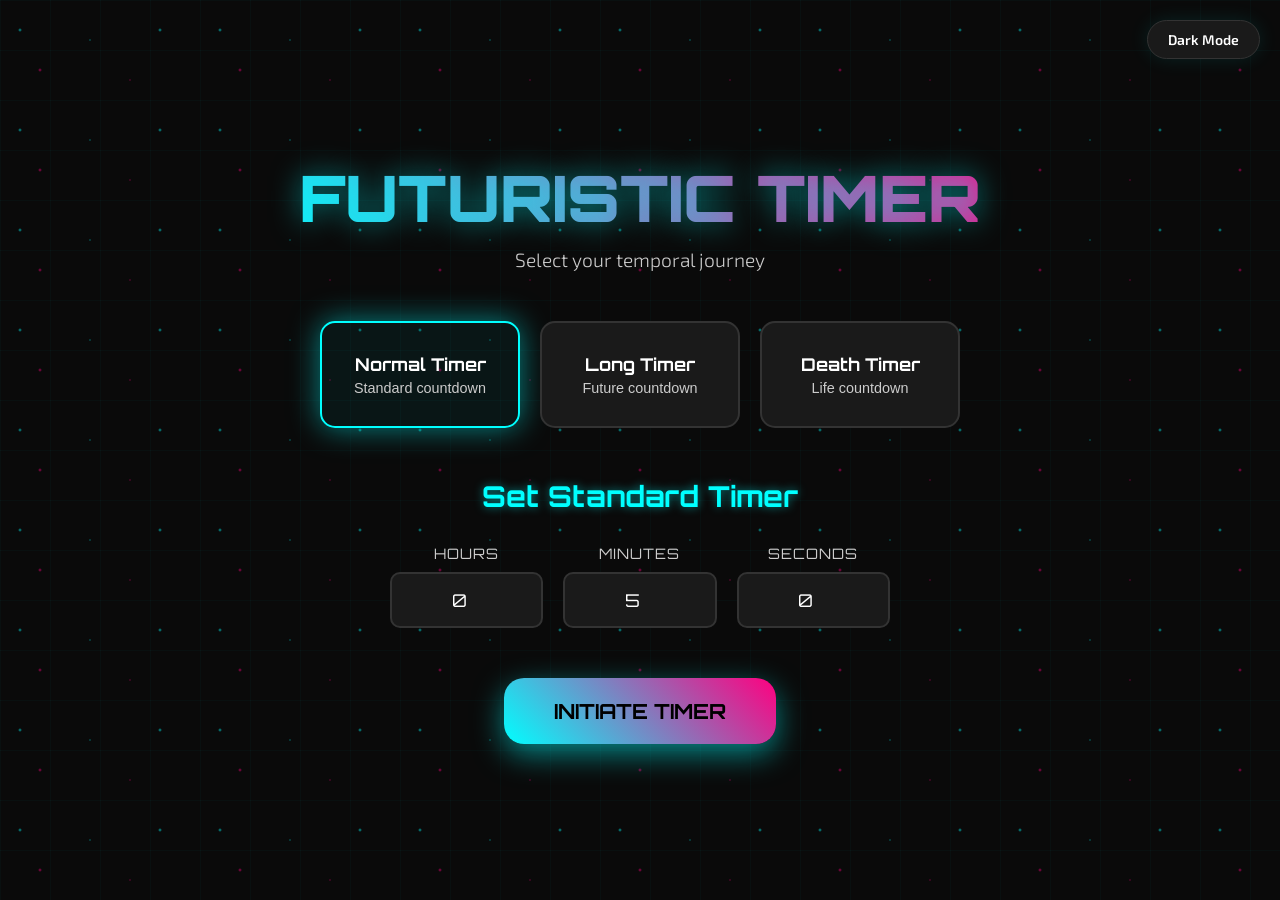
<file: index.html>
<!DOCTYPE html>
<html lang="en">
<head>
    <meta charset="UTF-8">
    <meta name="viewport" content="width=device-width, initial-scale=1.0">
    <title>Futuristic Timer</title>
    <link rel="stylesheet" href="style.css">
    <link href="https://fonts.googleapis.com/css2?family=Orbitron:wght@400;700;900&family=Exo+2:wght@300;400;600&display=swap" rel="stylesheet">
</head>
<body>
    <div class="container">
        <!-- Theme Toggle -->
        <div class="theme-toggle">
            <input type="checkbox" id="theme-switch" class="theme-switch">
            <label for="theme-switch" class="theme-label">
                <span class="theme-text">Dark Mode</span>
            </label>
        </div>

        <!-- Main Interface -->
        <div class="main-interface">
            <h1 class="main-title">FUTURISTIC TIMER</h1>
            <div class="subtitle">Select your temporal journey</div>

            <!-- Timer Selection Buttons -->
            <div class="timer-selection">
                <button class="timer-btn active" data-timer="normal">
                    <div class="btn-glow"></div>
                    <span class="btn-text">Normal Timer</span>
                    <div class="btn-description">Standard countdown</div>
                </button>
                <button class="timer-btn" data-timer="long">
                    <div class="btn-glow"></div>
                    <span class="btn-text">Long Timer</span>
                    <div class="btn-description">Future countdown</div>
                </button>
                <button class="timer-btn" data-timer="death">
                    <div class="btn-glow"></div>
                    <span class="btn-text">Death Timer</span>
                    <div class="btn-description">Life countdown</div>
                </button>
            </div>

            <!-- Input Fields Container -->
            <div class="input-container">
                <!-- Normal Timer Inputs -->
                <div class="input-section normal-inputs active">
                    <h3 class="section-title">Set Standard Timer</h3>
                    <div class="input-grid">
                        <div class="input-group">
                            <label for="normal-hours">Hours</label>
                            <input type="number" id="normal-hours" min="0" max="23" value="0" class="futuristic-input">
                        </div>
                        <div class="input-group">
                            <label for="normal-minutes">Minutes</label>
                            <input type="number" id="normal-minutes" min="0" max="59" value="5" class="futuristic-input">
                        </div>
                        <div class="input-group">
                            <label for="normal-seconds">Seconds</label>
                            <input type="number" id="normal-seconds" min="0" max="59" value="0" class="futuristic-input">
                        </div>
                    </div>
                </div>

                <!-- Long Timer Inputs -->
                <div class="input-section long-inputs">
                    <h3 class="section-title">Set Future Target</h3>
                    <div class="input-grid long-grid">
                        <div class="input-group">
                            <label for="long-year">Year</label>
                            <input type="number" id="long-year" min="2025" max="3000" value="2025" class="futuristic-input">
                        </div>
                        <div class="input-group">
                            <label for="long-month">Month</label>
                            <input type="number" id="long-month" min="1" max="12" value="12" class="futuristic-input">
                        </div>
                        <div class="input-group">
                            <label for="long-date">Date</label>
                            <input type="number" id="long-date" min="1" max="31" value="31" class="futuristic-input">
                        </div>
                        <div class="input-group">
                            <label for="long-hour">Hour</label>
                            <input type="number" id="long-hour" min="0" max="23" value="23" class="futuristic-input">
                        </div>
                        <div class="input-group">
                            <label for="long-minute">Minute</label>
                            <input type="number" id="long-minute" min="0" max="59" value="59" class="futuristic-input">
                        </div>
                        <div class="input-group">
                            <label for="long-second">Second</label>
                            <input type="number" id="long-second" min="0" max="59" value="59" class="futuristic-input">
                        </div>
                    </div>
                </div>

                <!-- Death Timer Inputs -->
                <div class="input-section death-inputs">
                    <h3 class="section-title">Life Countdown Calculator</h3>
                    <div class="death-info">
                        <p class="info-text">Enter your date of birth. The system will calculate your estimated remaining time based on average human lifespan (65-85 years).</p>
                    </div>
                    <div class="input-grid death-grid">
                        <div class="input-group">
                            <label for="birth-year">Birth Year</label>
                            <input type="number" id="birth-year" min="1920" max="2025" value="1990" class="futuristic-input">
                        </div>
                        <div class="input-group">
                            <label for="birth-month">Birth Month</label>
                            <input type="number" id="birth-month" min="1" max="12" value="1" class="futuristic-input">
                        </div>
                        <div class="input-group">
                            <label for="birth-date">Birth Date</label>
                            <input type="number" id="birth-date" min="1" max="31" value="1" class="futuristic-input">
                        </div>
                    </div>
                    <div class="lifespan-display">
                        <span>Estimated Lifespan: <span id="estimated-lifespan">75</span> years</span>
                    </div>
                </div>
            </div>

            <!-- Start Button -->
            <button class="start-btn" id="start-timer">
                <div class="start-glow"></div>
                <span class="start-text">INITIATE TIMER</span>
                <div class="start-particles"></div>
            </button>
        </div>

        <!-- Background Effects -->
        <div class="background-effects">
            <div class="grid-overlay"></div>
            <div class="floating-particles"></div>
        </div>
    </div>

    <script src="script.js"></script>
</body>
</html>
</file>
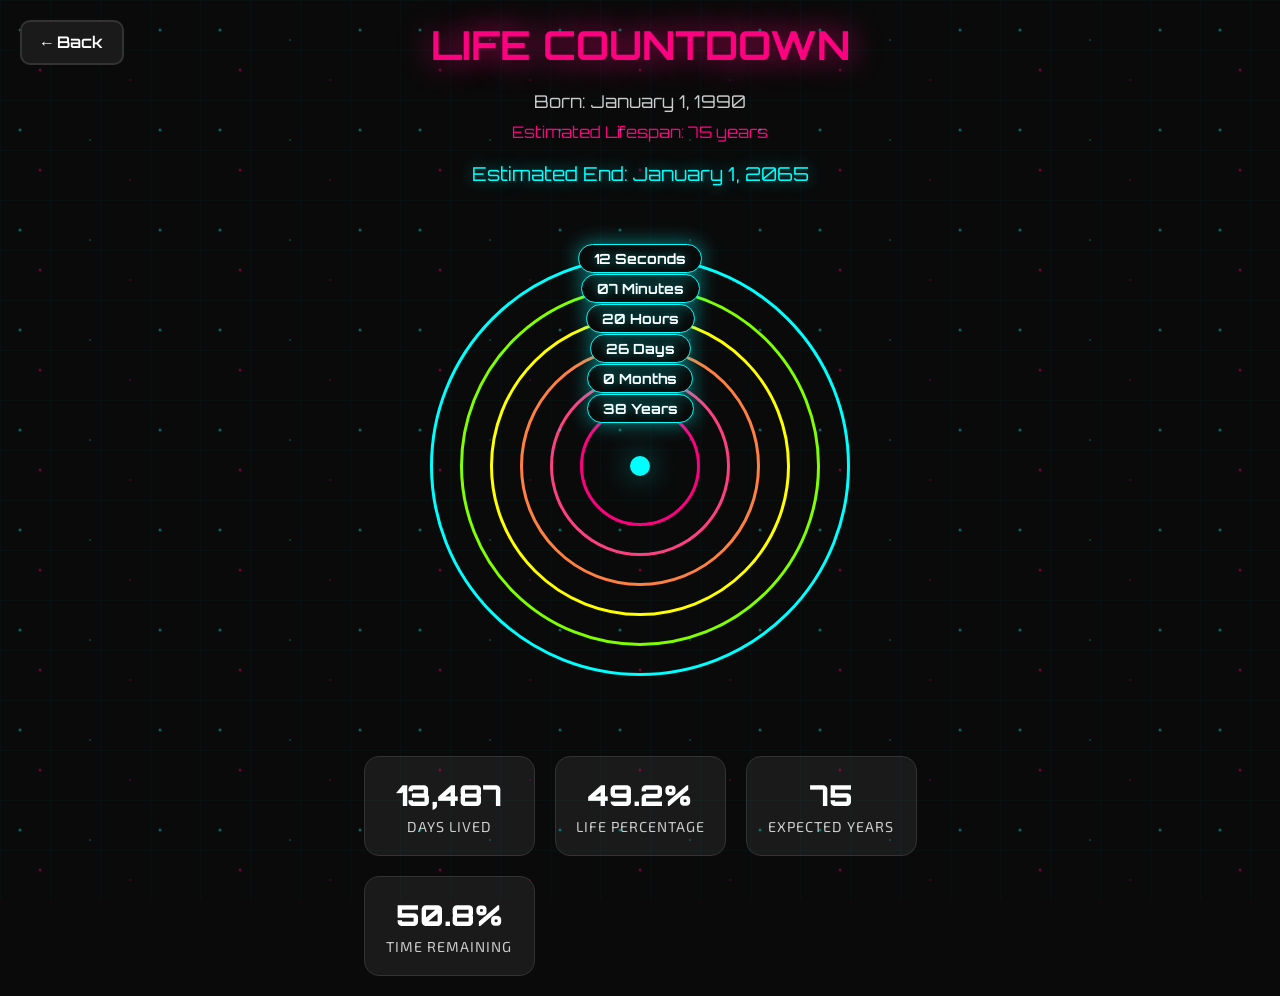
<file: death.html>
<!DOCTYPE html>
<html lang="en">
<head>
    <meta charset="UTF-8">
    <meta name="viewport" content="width=device-width, initial-scale=1.0">
    <title>Death Timer - Futuristic Timer</title>
    <link rel="stylesheet" href="style.css">
    <link href="https://fonts.googleapis.com/css2?family=Orbitron:wght@400;700;900&family=Exo+2:wght@300;400;600&display=swap" rel="stylesheet">
    <style>
        .death-timer-display {
            display: flex;
            justify-content: center;
            align-items: center;
            min-height: 100vh;
            flex-direction: column;
            text-align: center;
            padding: 20px;
        }

        .death-clock-container {
            position: relative;
            width: 500px;
            height: 500px;
            margin: 0 auto;
        }

        .clock-center {
            position: absolute;
            top: 50%;
            left: 50%;
            width: 20px;
            height: 20px;
            background: var(--accent-color);
            border-radius: 50%;
            transform: translate(-50%, -50%);
            z-index: 100;
            box-shadow: 0 0 30px var(--glow-color);
            animation: centerPulse 2s ease-in-out infinite alternate;
        }

        @keyframes centerPulse {
            0% { transform: translate(-50%, -50%) scale(1); }
            100% { transform: translate(-50%, -50%) scale(1.2); }
        }

        .rotating-ring {
            position: absolute;
            top: 50%;
            left: 50%;
            border-radius: 50%;
            border: 3px solid transparent;
            border-top: 3px solid var(--accent-color);
            transform-origin: center;
            display: flex;
            align-items: flex-start;
            justify-content: center;
            font-family: 'Orbitron', monospace;
            font-weight: 700;
        }

        .ring-label {
            position: absolute;
            top: -15px;
            background: var(--primary-bg);
            padding: 5px 15px;
            border-radius: 15px;
            border: 1px solid var(--accent-color);
            color: var(--text-primary);
            font-size: 14px;
            text-shadow: 0 0 10px var(--glow-color);
            box-shadow: 0 0 20px var(--glow-color);
            white-space: nowrap;
            z-index: 10;
        }

        /* Ring sizes and animations */
        .ring-years {
            width: 120px;
            height: 120px;
            margin-left: -60px;
            margin-top: -60px;
            animation: rotateYears 60s linear infinite;
            border-color: #ff0080;
            border-top-color: #ff0080;
        }

        .ring-months {
            width: 180px;
            height: 180px;
            margin-left: -90px;
            margin-top: -90px;
            animation: rotateMonths 45s linear infinite;
            border-color: #ff4080;
            border-top-color: #ff4080;
        }

        .ring-days {
            width: 240px;
            height: 240px;
            margin-left: -120px;
            margin-top: -120px;
            animation: rotateDays 30s linear infinite;
            border-color: #ff8040;
            border-top-color: #ff8040;
        }

        .ring-hours {
            width: 300px;
            height: 300px;
            margin-left: -150px;
            margin-top: -150px;
            animation: rotateHours 20s linear infinite;
            border-color: #ffff00;
            border-top-color: #ffff00;
        }

        .ring-minutes {
            width: 360px;
            height: 360px;
            margin-left: -180px;
            margin-top: -180px;
            animation: rotateMinutes 10s linear infinite;
            border-color: #80ff00;
            border-top-color: #80ff00;
        }

        .ring-seconds {
            width: 420px;
            height: 420px;
            margin-left: -210px;
            margin-top: -210px;
            animation: rotateSeconds 5s linear infinite;
            border-color: #00ffff;
            border-top-color: #00ffff;
        }

        @keyframes rotateYears { from { transform: rotate(0deg); } to { transform: rotate(360deg); } }
        @keyframes rotateMonths { from { transform: rotate(0deg); } to { transform: rotate(360deg); } }
        @keyframes rotateDays { from { transform: rotate(0deg); } to { transform: rotate(360deg); } }
        @keyframes rotateHours { from { transform: rotate(0deg); } to { transform: rotate(360deg); } }
        @keyframes rotateMinutes { from { transform: rotate(0deg); } to { transform: rotate(360deg); } }
        @keyframes rotateSeconds { from { transform: rotate(0deg); } to { transform: rotate(360deg); } }

        .timer-info {
            margin-bottom: 30px;
            text-align: center;
        }

        .timer-title {
            font-family: 'Orbitron', monospace;
            font-size: 2.5rem;
            color: var(--secondary-accent);
            margin-bottom: 20px;
            text-shadow: 0 0 30px rgba(255, 0, 128, 0.8);
            animation: titleGlow 3s ease-in-out infinite alternate;
        }

        .birth-info {
            font-family: 'Orbitron', monospace;
            font-size: 1.1rem;
            color: var(--text-secondary);
            margin-bottom: 10px;
        }

        .lifespan-info {
            font-family: 'Orbitron', monospace;
            font-size: 1rem;
            color: var(--secondary-accent);
            margin-bottom: 20px;
        }

        .estimated-death {
            font-family: 'Orbitron', monospace;
            font-size: 1.2rem;
            color: var(--accent-color);
            text-shadow: 0 0 15px var(--glow-color);
        }

        .stats-container {
            margin-top: 40px;
            display: grid;
            grid-template-columns: repeat(auto-fit, minmax(150px, 1fr));
            gap: 20px;
            max-width: 600px;
            margin-left: auto;
            margin-right: auto;
        }

        .stat-box {
            background: var(--secondary-bg);
            border: 1px solid var(--border-color);
            border-radius: 15px;
            padding: 20px;
            text-align: center;
            transition: all 0.3s ease;
        }

        .stat-box:hover {
            border-color: var(--accent-color);
            box-shadow: 0 0 20px var(--glow-color);
            transform: translateY(-5px);
        }

        .stat-value {
            font-family: 'Orbitron', monospace;
            font-size: 1.8rem;
            font-weight: 900;
            color: var(--text-primary);
            margin-bottom: 5px;
        }

        .stat-label {
            font-size: 0.9rem;
            color: var(--text-secondary);
            text-transform: uppercase;
            letter-spacing: 1px;
        }

        .back-btn {
            position: fixed;
            top: 20px;
            left: 20px;
            background: var(--secondary-bg);
            border: 2px solid var(--border-color);
            border-radius: 10px;
            padding: 10px 20px;
            color: var(--text-primary);
            text-decoration: none;
            font-family: 'Orbitron', monospace;
            font-weight: 600;
            transition: all 0.3s ease;
            z-index: 1000;
        }

        .back-btn:hover {
            border-color: var(--accent-color);
            box-shadow: 0 0 20px var(--glow-color);
            transform: translateY(-2px);
        }

        .urgency-state {
            animation: urgencyPulse 1s ease-in-out infinite alternate;
        }

        @keyframes urgencyPulse {
            0% { 
                filter: brightness(1);
                transform: scale(1);
            }
            100% { 
                filter: brightness(1.2);
                transform: scale(1.02);
            }
        }

        .final-moments {
            animation: finalMoments 0.5s ease-in-out infinite alternate;
        }

        @keyframes finalMoments {
            0% { 
                filter: brightness(1) hue-rotate(0deg);
            }
            100% { 
                filter: brightness(1.5) hue-rotate(15deg);
            }
        }

        /* Mobile responsiveness */
        @media (max-width: 768px) {
            .death-clock-container {
                width: 350px;
                height: 350px;
            }

            .ring-years { width: 80px; height: 80px; margin-left: -40px; margin-top: -40px; }
            .ring-months { width: 120px; height: 120px; margin-left: -60px; margin-top: -60px; }
            .ring-days { width: 160px; height: 160px; margin-left: -80px; margin-top: -80px; }
            .ring-hours { width: 200px; height: 200px; margin-left: -100px; margin-top: -100px; }
            .ring-minutes { width: 240px; height: 240px; margin-left: -120px; margin-top: -120px; }
            .ring-seconds { width: 280px; height: 280px; margin-left: -140px; margin-top: -140px; }

            .timer-title {
                font-size: 2rem;
            }

            .ring-label {
                font-size: 12px;
                padding: 3px 10px;
            }

            .stats-container {
                grid-template-columns: repeat(2, 1fr);
            }
        }

        @media (max-width: 480px) {
            .death-clock-container {
                width: 280px;
                height: 280px;
            }

            .ring-years { width: 60px; height: 60px; margin-left: -30px; margin-top: -30px; }
            .ring-months { width: 90px; height: 90px; margin-left: -45px; margin-top: -45px; }
            .ring-days { width: 120px; height: 120px; margin-left: -60px; margin-top: -60px; }
            .ring-hours { width: 150px; height: 150px; margin-left: -75px; margin-top: -75px; }
            .ring-minutes { width: 180px; height: 180px; margin-left: -90px; margin-top: -90px; }
            .ring-seconds { width: 210px; height: 210px; margin-left: -105px; margin-top: -105px; }

            .timer-title {
                font-size: 1.5rem;
            }

            .stats-container {
                grid-template-columns: 1fr;
            }
        }
    </style>
</head>
<body>
    <a href="index.html" class="back-btn">← Back</a>
    
    <div class="death-timer-display">
        <div class="timer-info">
            <h1 class="timer-title">LIFE COUNTDOWN</h1>
            <div class="birth-info" id="birth-info">Born: Loading...</div>
            <div class="lifespan-info" id="lifespan-info">Estimated Lifespan: Loading...</div>
            <div class="estimated-death" id="estimated-death">Estimated End: Loading...</div>
        </div>

        <div class="death-clock-container" id="clock-container">
            <div class="clock-center"></div>
            
            <div class="rotating-ring ring-years">
                <div class="ring-label" id="years-label">0 Years</div>
            </div>
            
            <div class="rotating-ring ring-months">
                <div class="ring-label" id="months-label">0 Months</div>
            </div>
            
            <div class="rotating-ring ring-days">
                <div class="ring-label" id="days-label">0 Days</div>
            </div>
            
            <div class="rotating-ring ring-hours">
                <div class="ring-label" id="hours-label">00 Hours</div>
            </div>
            
            <div class="rotating-ring ring-minutes">
                <div class="ring-label" id="minutes-label">00 Minutes</div>
            </div>
            
            <div class="rotating-ring ring-seconds">
                <div class="ring-label" id="seconds-label">00 Seconds</div>
            </div>
        </div>

        <div class="stats-container">
            <div class="stat-box">
                <div class="stat-value" id="days-lived">0</div>
                <div class="stat-label">Days Lived</div>
            </div>
            <div class="stat-box">
                <div class="stat-value" id="percentage-lived">0%</div>
                <div class="stat-label">Life Percentage</div>
            </div>
            <div class="stat-box">
                <div class="stat-value" id="total-years">0</div>
                <div class="stat-label">Expected Years</div>
            </div>
            <div class="stat-box">
                <div class="stat-value" id="remaining-percentage">100%</div>
                <div class="stat-label">Time Remaining</div>
            </div>
        </div>
    </div>

    <div class="background-effects">
        <div class="grid-overlay"></div>
        <div class="floating-particles"></div>
    </div>

    <script>
        class DeathTimer {
            constructor() {
                this.birthDate = null;
                this.estimatedDeathDate = null;
                this.estimatedLifespan = 75;
                this.intervalId = null;
                this.isFinished = false;
                this.init();
            }

            init() {
                this.loadTimerData();
                this.calculateEstimatedDeath();
                this.updateDisplay();
                this.startTimer();
            }

            loadTimerData() {
                const timerData = JSON.parse(localStorage.getItem('timerData'));
                if (timerData && timerData.type === 'death') {
                    this.birthDate = new Date(timerData.birthYear, timerData.birthMonth - 1, timerData.birthDate);
                    this.estimatedLifespan = timerData.estimatedLifespan || 75;
                } else {
                    // Default values
                    this.birthDate = new Date(1990, 0, 1);
                    this.estimatedLifespan = 75;
                }

                // Display birth info
                const birthOptions = { year: 'numeric', month: 'long', day: 'numeric' };
                document.getElementById('birth-info').textContent = 
                    `Born: ${this.birthDate.toLocaleDateString('en-US', birthOptions)}`;
                
                document.getElementById('lifespan-info').textContent = 
                    `Estimated Lifespan: ${this.estimatedLifespan} years`;
            }

            calculateEstimatedDeath() {
                this.estimatedDeathDate = new Date(this.birthDate);
                this.estimatedDeathDate.setFullYear(this.estimatedDeathDate.getFullYear() + this.estimatedLifespan);

                // Display estimated death date
                const deathOptions = { year: 'numeric', month: 'long', day: 'numeric' };
                document.getElementById('estimated-death').textContent = 
                    `Estimated End: ${this.estimatedDeathDate.toLocaleDateString('en-US', deathOptions)}`;
                
                document.getElementById('total-years').textContent = this.estimatedLifespan;
            }

            startTimer() {
                this.intervalId = setInterval(() => {
                    this.updateDisplay();
                }, 1000);
            }

            updateDisplay() {
                const now = new Date();
                const timeDiff = this.estimatedDeathDate - now;

                if (timeDiff <= 0 && !this.isFinished) {
                    this.timerFinished();
                    return;
                }

                if (timeDiff > 0) {
                    const timeUnits = this.calculateTimeUnits(timeDiff);
                    this.updateTimeLabels(timeUnits);
                    this.updateStats(now);
                    this.updateUrgencyLevel(timeUnits);
                }
            }

            calculateTimeUnits(timeDiff) {
                const years = Math.floor(timeDiff / (1000 * 60 * 60 * 24 * 365.25));
                const months = Math.floor((timeDiff % (1000 * 60 * 60 * 24 * 365.25)) / (1000 * 60 * 60 * 24 * 30.44));
                const days = Math.floor((timeDiff % (1000 * 60 * 60 * 24 * 30.44)) / (1000 * 60 * 60 * 24));
                const hours = Math.floor((timeDiff % (1000 * 60 * 60 * 24)) / (1000 * 60 * 60));
                const minutes = Math.floor((timeDiff % (1000 * 60 * 60)) / (1000 * 60));
                const seconds = Math.floor((timeDiff % (1000 * 60)) / 1000);

                return { years, months, days, hours, minutes, seconds };
            }

            updateTimeLabels(timeUnits) {
                document.getElementById('years-label').textContent = 
                    `${timeUnits.years} Year${timeUnits.years !== 1 ? 's' : ''}`;
                document.getElementById('months-label').textContent = 
                    `${timeUnits.months} Month${timeUnits.months !== 1 ? 's' : ''}`;
                document.getElementById('days-label').textContent = 
                    `${timeUnits.days} Day${timeUnits.days !== 1 ? 's' : ''}`;
                document.getElementById('hours-label').textContent = 
                    `${timeUnits.hours.toString().padStart(2, '0')} Hours`;
                document.getElementById('minutes-label').textContent = 
                    `${timeUnits.minutes.toString().padStart(2, '0')} Minutes`;
                document.getElementById('seconds-label').textContent = 
                    `${timeUnits.seconds.toString().padStart(2, '0')} Seconds`;
            }

            updateStats(now) {
                // Calculate days lived
                const timeLived = now - this.birthDate;
                const daysLived = Math.floor(timeLived / (1000 * 60 * 60 * 24));
                document.getElementById('days-lived').textContent = daysLived.toLocaleString();

                // Calculate life percentage
                const totalExpectedLifeDays = this.estimatedLifespan * 365.25;
                const percentageLived = Math.min(100, (daysLived / totalExpectedLifeDays) * 100);
                document.getElementById('percentage-lived').textContent = `${percentageLived.toFixed(1)}%`;

                // Calculate remaining percentage
                const remainingPercentage = Math.max(0, 100 - percentageLived);
                document.getElementById('remaining-percentage').textContent = `${remainingPercentage.toFixed(1)}%`;
            }

            updateUrgencyLevel(timeUnits) {
                const container = document.getElementById('clock-container');
                container.classList.remove('urgency-state', 'final-moments');

                if (timeUnits.years === 0) {
                    if (timeUnits.months === 0 && timeUnits.days <= 7) {
                        // Final week
                        container.classList.add('final-moments');
                    } else if (timeUnits.months <= 1) {
                        // Final month
                        container.classList.add('urgency-state');
                    }
                }
            }

            timerFinished() {
                this.isFinished = true;
                clearInterval(this.intervalId);
                
                // Update all labels to show zero
                document.getElementById('years-label').textContent = '0 Years';
                document.getElementById('months-label').textContent = '0 Months';
                document.getElementById('days-label').textContent = '0 Days';
                document.getElementById('hours-label').textContent = '00 Hours';
                document.getElementById('minutes-label').textContent = '00 Minutes';
                document.getElementById('seconds-label').textContent = '00 Seconds';
                
                // Update info
                document.getElementById('estimated-death').textContent = 'Estimated time reached';
                document.getElementById('remaining-percentage').textContent = '0%';
                
                // Add final animation
                const container = document.getElementById('clock-container');
                container.classList.add('final-moments');
                
                // Play notification
                this.playNotificationSound();
                this.showNotification('Life Timer Complete', 'The estimated lifespan has been reached.');
            }

            playNotificationSound() {
                try {
                    const audioContext = new (window.AudioContext || window.webkitAudioContext)();
                    
                    // Create a solemn notification sound
                    const frequencies = [220, 261.63, 329.63]; // A, C, E
                    frequencies.forEach((freq, index) => {
                        setTimeout(() => {
                            const oscillator = audioContext.createOscillator();
                            const gainNode = audioContext.createGain();
                            
                            oscillator.connect(gainNode);
                            gainNode.connect(audioContext.destination);
                            
                            oscillator.frequency.setValueAtTime(freq, audioContext.currentTime);
                            gainNode.gain.setValueAtTime(0.05, audioContext.currentTime);
                            gainNode.gain.exponentialRampToValueAtTime(0.001, audioContext.currentTime + 1);
                            
                            oscillator.start(audioContext.currentTime);
                            oscillator.stop(audioContext.currentTime + 1);
                        }, index * 300);
                    });
                } catch (e) {
                    console.log('Audio notification not supported');
                }
            }

            showNotification(title, message) {
                if ('Notification' in window) {
                    if (Notification.permission === 'granted') {
                        new Notification(title, {
                            body: message,
                            icon: '[data-uri]'
                        });
                    } else if (Notification.permission !== 'denied') {
                        Notification.requestPermission().then(permission => {
                            if (permission === 'granted') {
                                new Notification(title, { body: message });
                            }
                        });
                    }
                }
            }
        }

        // Initialize when DOM is loaded
        document.addEventListener('DOMContentLoaded', () => {
            new DeathTimer();
        });
    </script>
</body>
</html>
</file>
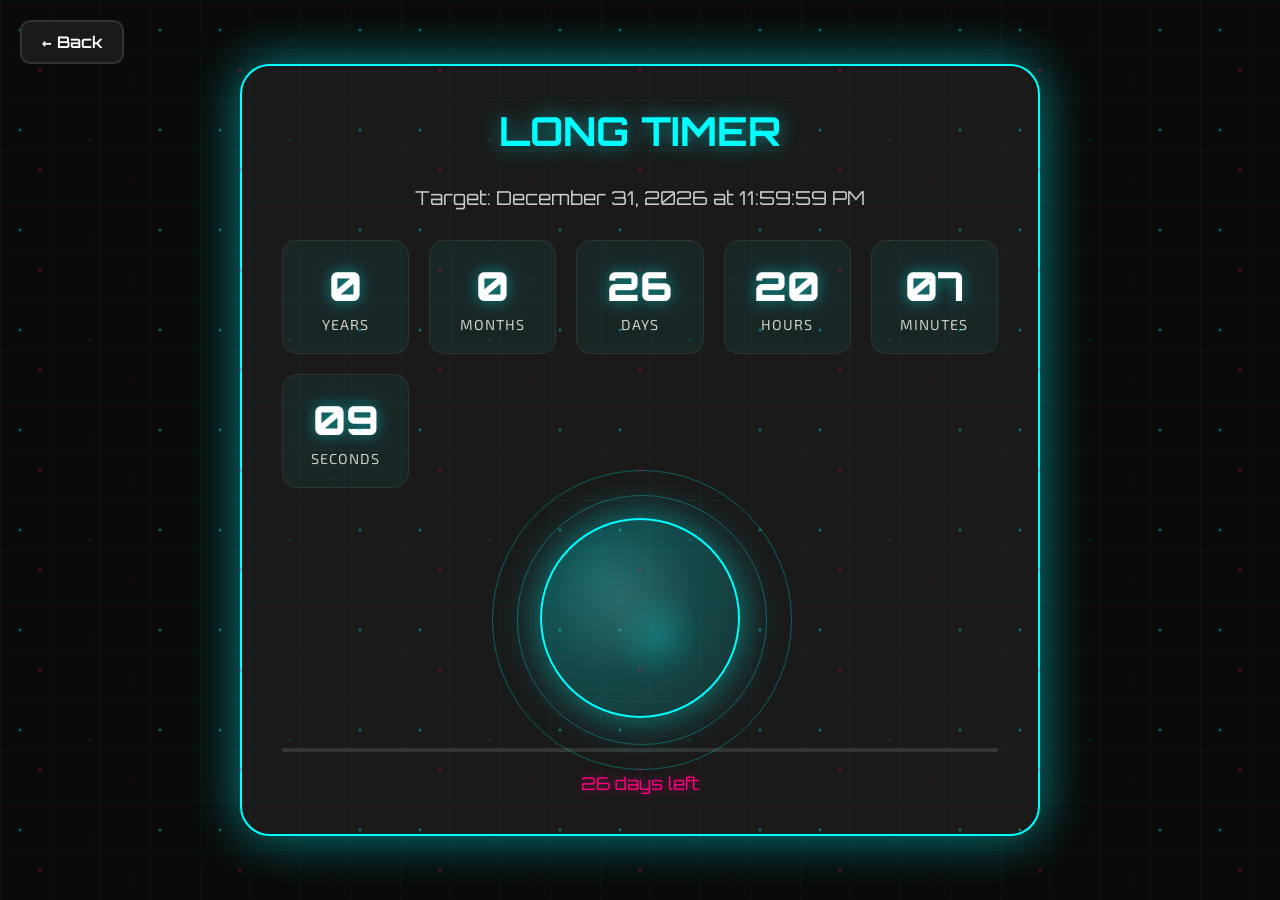
<file: long.html>
<!DOCTYPE html>
<html lang="en">
<head>
    <meta charset="UTF-8">
    <meta name="viewport" content="width=device-width, initial-scale=1.0">
    <title>Long Timer - Futuristic Timer</title>
    <link rel="stylesheet" href="style.css">
    <link href="https://fonts.googleapis.com/css2?family=Orbitron:wght@400;700;900&family=Exo+2:wght@300;400;600&display=swap" rel="stylesheet">
    <style>
        .long-timer-display {
            display: flex;
            justify-content: center;
            align-items: center;
            min-height: 100vh;
            flex-direction: column;
            text-align: center;
            padding: 20px;
        }

        .world-clock-container {
            background: var(--secondary-bg);
            border: 2px solid var(--accent-color);
            border-radius: 30px;
            padding: 40px;
            box-shadow: 0 0 50px var(--glow-color);
            position: relative;
            overflow: hidden;
            max-width: 800px;
            width: 100%;
        }

        .timer-title {
            font-family: 'Orbitron', monospace;
            font-size: 2.5rem;
            color: var(--accent-color);
            margin-bottom: 30px;
            text-shadow: 0 0 20px var(--glow-color);
        }

        .target-date {
            font-size: 1.2rem;
            color: var(--text-secondary);
            margin-bottom: 30px;
            font-family: 'Orbitron', monospace;
        }

        .time-grid {
            display: grid;
            grid-template-columns: repeat(auto-fit, minmax(120px, 1fr));
            gap: 20px;
            margin-bottom: 30px;
        }

        .time-unit {
            background: rgba(0, 255, 255, 0.05);
            border: 1px solid var(--border-color);
            border-radius: 15px;
            padding: 20px 10px;
            position: relative;
            overflow: hidden;
            transition: all 0.3s ease;
        }

        .time-unit:hover {
            border-color: var(--accent-color);
            box-shadow: 0 0 20px var(--glow-color);
            transform: translateY(-5px);
        }

        .time-value {
            font-family: 'Orbitron', monospace;
            font-size: 2.5rem;
            font-weight: 900;
            color: var(--text-primary);
            margin-bottom: 5px;
            text-shadow: 0 0 15px var(--glow-color);
        }

        .time-label {
            font-size: 0.9rem;
            color: var(--text-secondary);
            text-transform: uppercase;
            letter-spacing: 1px;
        }

        .globe-container {
            position: relative;
            width: 200px;
            height: 200px;
            margin: 30px auto;
            border-radius: 50%;
            background: radial-gradient(circle at 30% 30%, rgba(0, 255, 255, 0.3), rgba(0, 255, 255, 0.1));
            border: 2px solid var(--accent-color);
            box-shadow: 0 0 40px var(--glow-color);
            animation: globeRotate 20s linear infinite;
        }

        @keyframes globeRotate {
            from { transform: rotate(0deg); }
            to { transform: rotate(360deg); }
        }

        .globe-inner {
            position: absolute;
            top: 10px;
            left: 10px;
            right: 10px;
            bottom: 10px;
            border-radius: 50%;
            background: 
                radial-gradient(circle at 40% 40%, rgba(255, 255, 255, 0.1), transparent 50%),
                radial-gradient(circle at 60% 60%, rgba(0, 255, 255, 0.2), transparent 30%);
            animation: globeInnerRotate 15s linear infinite reverse;
        }

        @keyframes globeInnerRotate {
            from { transform: rotate(0deg); }
            to { transform: rotate(360deg); }
        }

        .orbit-ring {
            position: absolute;
            border: 1px solid rgba(0, 255, 255, 0.3);
            border-radius: 50%;
            animation: orbitRotate 10s linear infinite;
        }

        .orbit-ring:nth-child(1) {
            width: 250px;
            height: 250px;
            top: -25px;
            left: -25px;
        }

        .orbit-ring:nth-child(2) {
            width: 300px;
            height: 300px;
            top: -50px;
            left: -50px;
            animation-duration: 15s;
            animation-direction: reverse;
        }

        @keyframes orbitRotate {
            from { transform: rotate(0deg); }
            to { transform: rotate(360deg); }
        }

        .status-message {
            font-family: 'Orbitron', monospace;
            font-size: 1.1rem;
            color: var(--secondary-accent);
            margin-top: 20px;
            text-shadow: 0 0 10px rgba(255, 0, 128, 0.5);
        }

        .progress-bar {
            width: 100%;
            height: 4px;
            background: var(--border-color);
            border-radius: 2px;
            margin: 20px 0;
            overflow: hidden;
        }

        .progress-fill {
            height: 100%;
            background: linear-gradient(90deg, var(--accent-color), var(--secondary-accent));
            border-radius: 2px;
            transition: width 1s ease;
            box-shadow: 0 0 10px var(--glow-color);
        }

        .back-btn {
            position: fixed;
            top: 20px;
            left: 20px;
            background: var(--secondary-bg);
            border: 2px solid var(--border-color);
            border-radius: 10px;
            padding: 10px 20px;
            color: var(--text-primary);
            text-decoration: none;
            font-family: 'Orbitron', monospace;
            font-weight: 600;
            transition: all 0.3s ease;
            z-index: 1000;
        }

        .back-btn:hover {
            border-color: var(--accent-color);
            box-shadow: 0 0 20px var(--glow-color);
            transform: translateY(-2px);
        }

        .finished-state {
            animation: finishPulse 1s ease-in-out infinite alternate;
        }

        @keyframes finishPulse {
            0% { 
                transform: scale(1);
                box-shadow: 0 0 50px var(--glow-color);
            }
            100% { 
                transform: scale(1.02);
                box-shadow: 0 0 100px var(--glow-color), 0 0 150px var(--secondary-accent);
            }
        }

        @media (max-width: 768px) {
            .world-clock-container {
                padding: 20px;
                margin: 10px;
            }

            .timer-title {
                font-size: 2rem;
            }

            .time-grid {
                grid-template-columns: repeat(2, 1fr);
                gap: 15px;
            }

            .time-value {
                font-size: 2rem;
            }

            .globe-container {
                width: 150px;
                height: 150px;
            }

            .orbit-ring:nth-child(1) {
                width: 200px;
                height: 200px;
                top: -25px;
                left: -25px;
            }

            .orbit-ring:nth-child(2) {
                width: 250px;
                height: 250px;
                top: -50px;
                left: -50px;
            }
        }
    </style>
</head>
<body>
    <a href="index.html" class="back-btn">← Back</a>
    
    <div class="long-timer-display">
        <div class="world-clock-container" id="timer-container">
            <h1 class="timer-title">LONG TIMER</h1>
            <div class="target-date" id="target-date">Target: Loading...</div>
            
            <div class="time-grid">
                <div class="time-unit">
                    <div class="time-value" id="years-value">0</div>
                    <div class="time-label">Years</div>
                </div>
                <div class="time-unit">
                    <div class="time-value" id="months-value">0</div>
                    <div class="time-label">Months</div>
                </div>
                <div class="time-unit">
                    <div class="time-value" id="days-value">0</div>
                    <div class="time-label">Days</div>
                </div>
                <div class="time-unit">
                    <div class="time-value" id="hours-value">0</div>
                    <div class="time-label">Hours</div>
                </div>
                <div class="time-unit">
                    <div class="time-value" id="minutes-value">0</div>
                    <div class="time-label">Minutes</div>
                </div>
                <div class="time-unit">
                    <div class="time-value" id="seconds-value">0</div>
                    <div class="time-label">Seconds</div>
                </div>
            </div>

            <div class="globe-container">
                <div class="orbit-ring"></div>
                <div class="orbit-ring"></div>
                <div class="globe-inner"></div>
            </div>

            <div class="progress-bar">
                <div class="progress-fill" id="progress-fill"></div>
            </div>

            <div class="status-message" id="status-message">Countdown in progress...</div>
        </div>
    </div>

    <div class="background-effects">
        <div class="grid-overlay"></div>
        <div class="floating-particles"></div>
    </div>

    <script>
        class LongTimer {
            constructor() {
                this.targetDate = null;
                this.startDate = new Date();
                this.intervalId = null;
                this.isFinished = false;
                this.init();
            }

            init() {
                this.loadTimerData();
                this.updateDisplay();
                this.startTimer();
            }

            loadTimerData() {
                const timerData = JSON.parse(localStorage.getItem('timerData'));
                if (timerData && timerData.type === 'long') {
                    this.targetDate = new Date(
                        timerData.year,
                        timerData.month - 1,
                        timerData.date,
                        timerData.hour,
                        timerData.minute,
                        timerData.second
                    );
                } else {
                    // Default to end of current year
                    const now = new Date();
                    this.targetDate = new Date(now.getFullYear(), 11, 31, 23, 59, 59);
                }

                // Display target date
                const options = {
                    year: 'numeric',
                    month: 'long',
                    day: 'numeric',
                    hour: '2-digit',
                    minute: '2-digit',
                    second: '2-digit'
                };
                document.getElementById('target-date').textContent = 
                    `Target: ${this.targetDate.toLocaleDateString('en-US', options)}`;
            }

            startTimer() {
                this.intervalId = setInterval(() => {
                    this.updateDisplay();
                }, 1000);
            }

            updateDisplay() {
                const now = new Date();
                const timeDiff = this.targetDate - now;

                if (timeDiff <= 0 && !this.isFinished) {
                    this.timerFinished();
                    return;
                }

                if (timeDiff > 0) {
                    const timeUnits = this.calculateTimeUnits(timeDiff);
                    this.updateTimeDisplay(timeUnits);
                    this.updateProgress(now);
                    this.updateStatus(timeUnits);
                }
            }

            calculateTimeUnits(timeDiff) {
                const years = Math.floor(timeDiff / (1000 * 60 * 60 * 24 * 365.25));
                const months = Math.floor((timeDiff % (1000 * 60 * 60 * 24 * 365.25)) / (1000 * 60 * 60 * 24 * 30.44));
                const days = Math.floor((timeDiff % (1000 * 60 * 60 * 24 * 30.44)) / (1000 * 60 * 60 * 24));
                const hours = Math.floor((timeDiff % (1000 * 60 * 60 * 24)) / (1000 * 60 * 60));
                const minutes = Math.floor((timeDiff % (1000 * 60 * 60)) / (1000 * 60));
                const seconds = Math.floor((timeDiff % (1000 * 60)) / 1000);

                return { years, months, days, hours, minutes, seconds };
            }

            updateTimeDisplay(timeUnits) {
                document.getElementById('years-value').textContent = timeUnits.years;
                document.getElementById('months-value').textContent = timeUnits.months;
                document.getElementById('days-value').textContent = timeUnits.days;
                document.getElementById('hours-value').textContent = timeUnits.hours.toString().padStart(2, '0');
                document.getElementById('minutes-value').textContent = timeUnits.minutes.toString().padStart(2, '0');
                document.getElementById('seconds-value').textContent = timeUnits.seconds.toString().padStart(2, '0');

                // Add color changes for urgency
                this.updateUrgencyColors(timeUnits);
            }

            updateUrgencyColors(timeUnits) {
                const timeValues = document.querySelectorAll('.time-value');
                
                if (timeUnits.years === 0 && timeUnits.months === 0 && timeUnits.days === 0) {
                    if (timeUnits.hours < 1) {
                        timeValues.forEach(val => val.style.color = '#ff0040');
                    } else if (timeUnits.hours < 24) {
                        timeValues.forEach(val => val.style.color = '#ff8000');
                    }
                } else {
                    timeValues.forEach(val => val.style.color = 'var(--text-primary)');
                }
            }

            updateProgress(now) {
                const totalDuration = this.targetDate - this.startDate;
                const elapsed = now - this.startDate;
                const progress = Math.max(0, Math.min(100, (elapsed / totalDuration) * 100));
                
                document.getElementById('progress-fill').style.width = `${progress}%`;
            }

            updateStatus(timeUnits) {
                let message = 'Countdown in progress...';
                
                if (timeUnits.years > 0) {
                    message = `${timeUnits.years} year${timeUnits.years !== 1 ? 's' : ''} to go`;
                } else if (timeUnits.months > 0) {
                    message = `${timeUnits.months} month${timeUnits.months !== 1 ? 's' : ''} remaining`;
                } else if (timeUnits.days > 7) {
                    message = `${timeUnits.days} days left`;
                } else if (timeUnits.days > 0) {
                    message = `Final ${timeUnits.days} day${timeUnits.days !== 1 ? 's' : ''}!`;
                } else if (timeUnits.hours > 0) {
                    message = `${timeUnits.hours} hour${timeUnits.hours !== 1 ? 's' : ''} remaining!`;
                } else if (timeUnits.minutes > 0) {
                    message = `${timeUnits.minutes} minute${timeUnits.minutes !== 1 ? 's' : ''} left!`;
                } else {
                    message = `${timeUnits.seconds} second${timeUnits.seconds !== 1 ? 's' : ''} remaining!`;
                }
                
                document.getElementById('status-message').textContent = message;
            }

            timerFinished() {
                this.isFinished = true;
                clearInterval(this.intervalId);
                
                // Set all values to zero
                document.getElementById('years-value').textContent = '0';
                document.getElementById('months-value').textContent = '0';
                document.getElementById('days-value').textContent = '0';
                document.getElementById('hours-value').textContent = '00';
                document.getElementById('minutes-value').textContent = '00';
                document.getElementById('seconds-value').textContent = '00';
                
                // Update status
                document.getElementById('status-message').textContent = 'TARGET REACHED!';
                document.getElementById('progress-fill').style.width = '100%';
                
                // Add finished animation
                document.getElementById('timer-container').classList.add('finished-state');
                
                // Play notification
                this.playNotificationSound();
                this.showNotification('Long Timer Finished!', 'Your target date has been reached.');
            }

            playNotificationSound() {
                try {
                    const audioContext = new (window.AudioContext || window.webkitAudioContext)();
                    
                    // Create a more elaborate notification sound
                    for (let i = 0; i < 3; i++) {
                        setTimeout(() => {
                            const oscillator = audioContext.createOscillator();
                            const gainNode = audioContext.createGain();
                            
                            oscillator.connect(gainNode);
                            gainNode.connect(audioContext.destination);
                            
                            oscillator.frequency.setValueAtTime(600 + (i * 200), audioContext.currentTime);
                            gainNode.gain.setValueAtTime(0.1, audioContext.currentTime);
                            gainNode.gain.exponentialRampToValueAtTime(0.01, audioContext.currentTime + 0.5);
                            
                            oscillator.start(audioContext.currentTime);
                            oscillator.stop(audioContext.currentTime + 0.5);
                        }, i * 200);
                    }
                } catch (e) {
                    console.log('Audio notification not supported');
                }
            }

            showNotification(title, message) {
                if ('Notification' in window) {
                    if (Notification.permission === 'granted') {
                        new Notification(title, {
                            body: message,
                            icon: '[data-uri]'
                        });
                    } else if (Notification.permission !== 'denied') {
                        Notification.requestPermission().then(permission => {
                            if (permission === 'granted') {
                                new Notification(title, { body: message });
                            }
                        });
                    }
                }
            }
        }

        // Initialize when DOM is loaded
        document.addEventListener('DOMContentLoaded', () => {
            new LongTimer();
        });
    </script>
</body>
</html>
</file>
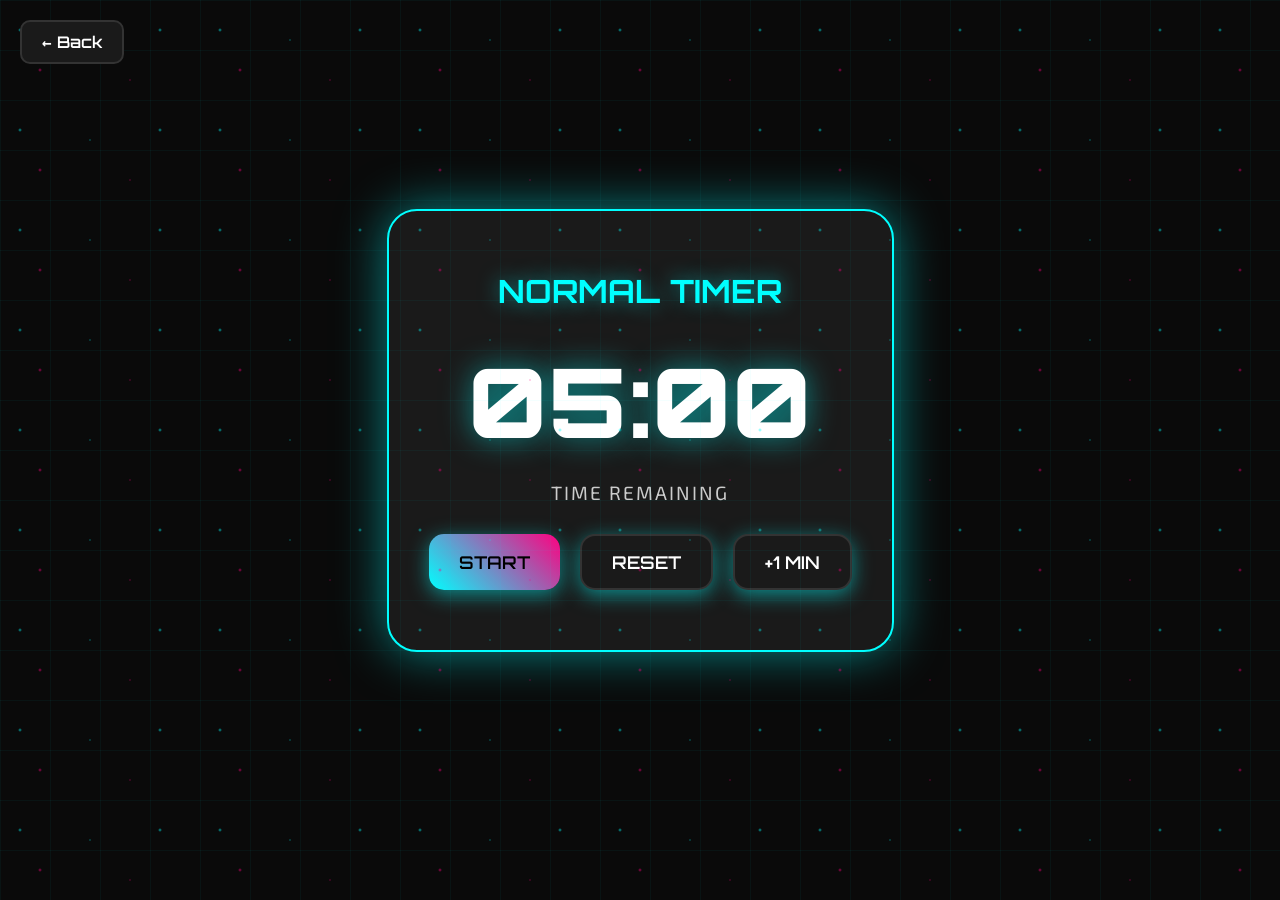
<file: normal.html>
<!DOCTYPE html>
<html lang="en">
<head>
    <meta charset="UTF-8">
    <meta name="viewport" content="width=device-width, initial-scale=1.0">
    <title>Normal Timer - Futuristic Timer</title>
    <link rel="stylesheet" href="style.css">
    <link href="https://fonts.googleapis.com/css2?family=Orbitron:wght@400;700;900&family=Exo+2:wght@300;400;600&display=swap" rel="stylesheet">
    <style>
        .timer-display {
            display: flex;
            justify-content: center;
            align-items: center;
            min-height: 100vh;
            flex-direction: column;
            text-align: center;
        }

        .timer-container {
            background: var(--secondary-bg);
            border: 2px solid var(--accent-color);
            border-radius: 30px;
            padding: 60px 40px;
            box-shadow: 0 0 50px var(--glow-color);
            position: relative;
            overflow: hidden;
            margin-bottom: 40px;
        }

        .timer-title {
            font-family: 'Orbitron', monospace;
            font-size: 2rem;
            color: var(--accent-color);
            margin-bottom: 30px;
            text-shadow: 0 0 20px var(--glow-color);
        }

        .time-display {
            font-family: 'Orbitron', monospace;
            font-size: clamp(3rem, 8vw, 6rem);
            font-weight: 900;
            color: var(--text-primary);
            text-shadow: 0 0 30px var(--glow-color);
            margin-bottom: 20px;
            animation: digitalGlow 2s ease-in-out infinite alternate;
        }

        @keyframes digitalGlow {
            0% { text-shadow: 0 0 30px var(--glow-color); }
            100% { text-shadow: 0 0 50px var(--glow-color), 0 0 70px var(--glow-color); }
        }

        .time-label {
            font-size: 1.2rem;
            color: var(--text-secondary);
            margin-bottom: 30px;
            letter-spacing: 2px;
        }

        .timer-controls {
            display: flex;
            gap: 20px;
            justify-content: center;
            flex-wrap: wrap;
        }

        .control-btn {
            background: linear-gradient(45deg, var(--accent-color), var(--secondary-accent));
            border: none;
            border-radius: 15px;
            padding: 15px 30px;
            font-family: 'Orbitron', monospace;
            font-size: 1.1rem;
            font-weight: 600;
            color: #000;
            cursor: pointer;
            transition: all 0.3s ease;
            box-shadow: 0 5px 20px var(--glow-color);
            position: relative;
            overflow: hidden;
        }

        .control-btn:hover {
            transform: translateY(-2px);
            box-shadow: 0 8px 25px var(--glow-color);
        }

        .control-btn:disabled {
            opacity: 0.5;
            cursor: not-allowed;
            transform: none;
        }

        .control-btn.secondary {
            background: var(--secondary-bg);
            color: var(--text-primary);
            border: 2px solid var(--border-color);
        }

        .control-btn.secondary:hover {
            border-color: var(--accent-color);
            box-shadow: 0 5px 20px var(--glow-color);
        }

        .progress-ring {
            position: absolute;
            top: -2px;
            left: -2px;
            right: -2px;
            bottom: -2px;
            border-radius: 30px;
            background: conic-gradient(from 0deg, var(--accent-color), var(--secondary-accent), var(--accent-color));
            z-index: -1;
            animation: rotateRing 3s linear infinite;
        }

        @keyframes rotateRing {
            from { transform: rotate(0deg); }
            to { transform: rotate(360deg); }
        }

        .timer-finished {
            animation: finishPulse 1s ease-in-out infinite alternate;
        }

        @keyframes finishPulse {
            0% { 
                transform: scale(1);
                box-shadow: 0 0 50px var(--glow-color);
            }
            100% { 
                transform: scale(1.05);
                box-shadow: 0 0 100px var(--glow-color), 0 0 150px var(--secondary-accent);
            }
        }

        .back-btn {
            position: fixed;
            top: 20px;
            left: 20px;
            background: var(--secondary-bg);
            border: 2px solid var(--border-color);
            border-radius: 10px;
            padding: 10px 20px;
            color: var(--text-primary);
            text-decoration: none;
            font-family: 'Orbitron', monospace;
            font-weight: 600;
            transition: all 0.3s ease;
            z-index: 1000;
        }

        .back-btn:hover {
            border-color: var(--accent-color);
            box-shadow: 0 0 20px var(--glow-color);
            transform: translateY(-2px);
        }

        @media (max-width: 768px) {
            .timer-container {
                padding: 40px 20px;
                margin: 20px;
            }

            .time-display {
                font-size: 3rem;
            }

            .timer-controls {
                flex-direction: column;
                align-items: center;
            }

            .control-btn {
                width: 200px;
            }
        }
    </style>
</head>
<body>
    <a href="index.html" class="back-btn">← Back</a>
    
    <div class="timer-display">
        <div class="timer-container" id="timer-container">
            <div class="progress-ring"></div>
            <h1 class="timer-title">NORMAL TIMER</h1>
            <div class="time-display" id="time-display">00:05:00</div>
            <div class="time-label">TIME REMAINING</div>
            
            <div class="timer-controls">
                <button class="control-btn" id="start-pause-btn">START</button>
                <button class="control-btn secondary" id="reset-btn">RESET</button>
                <button class="control-btn secondary" id="add-time-btn">+1 MIN</button>
            </div>
        </div>
    </div>

    <div class="background-effects">
        <div class="grid-overlay"></div>
        <div class="floating-particles"></div>
    </div>

    <script>
        class NormalTimer {
            constructor() {
                this.totalTime = 0;
                this.remainingTime = 0;
                this.isRunning = false;
                this.intervalId = null;
                this.init();
            }

            init() {
                this.loadTimerData();
                this.setupEventListeners();
                this.updateDisplay();
            }

            loadTimerData() {
                const timerData = JSON.parse(localStorage.getItem('timerData'));
                if (timerData && timerData.type === 'normal') {
                    const totalSeconds = (timerData.hours * 3600) + (timerData.minutes * 60) + timerData.seconds;
                    this.totalTime = totalSeconds;
                    this.remainingTime = totalSeconds;
                } else {
                    // Default to 5 minutes if no data
                    this.totalTime = 300;
                    this.remainingTime = 300;
                }
            }

            setupEventListeners() {
                document.getElementById('start-pause-btn').addEventListener('click', () => this.toggleTimer());
                document.getElementById('reset-btn').addEventListener('click', () => this.resetTimer());
                document.getElementById('add-time-btn').addEventListener('click', () => this.addTime());

                // Keyboard shortcuts
                document.addEventListener('keydown', (e) => {
                    switch(e.code) {
                        case 'Space':
                            e.preventDefault();
                            this.toggleTimer();
                            break;
                        case 'KeyR':
                            this.resetTimer();
                            break;
                        case 'KeyA':
                            this.addTime();
                            break;
                    }
                });
            }

            toggleTimer() {
                if (this.isRunning) {
                    this.pauseTimer();
                } else {
                    this.startTimer();
                }
            }

            startTimer() {
                if (this.remainingTime <= 0) {
                    this.resetTimer();
                }
                
                this.isRunning = true;
                document.getElementById('start-pause-btn').textContent = 'PAUSE';
                
                this.intervalId = setInterval(() => {
                    this.remainingTime--;
                    this.updateDisplay();
                    
                    if (this.remainingTime <= 0) {
                        this.timerFinished();
                    }
                }, 1000);
            }

            pauseTimer() {
                this.isRunning = false;
                document.getElementById('start-pause-btn').textContent = 'START';
                clearInterval(this.intervalId);
            }

            resetTimer() {
                this.isRunning = false;
                this.remainingTime = this.totalTime;
                document.getElementById('start-pause-btn').textContent = 'START';
                clearInterval(this.intervalId);
                this.updateDisplay();
                
                // Remove finished state
                const container = document.getElementById('timer-container');
                container.classList.remove('timer-finished');
            }

            addTime() {
                this.remainingTime += 60; // Add 1 minute
                this.updateDisplay();
            }

            updateDisplay() {
                const hours = Math.floor(this.remainingTime / 3600);
                const minutes = Math.floor((this.remainingTime % 3600) / 60);
                const seconds = this.remainingTime % 60;
                
                let timeString;
                if (hours > 0) {
                    timeString = `${hours.toString().padStart(2, '0')}:${minutes.toString().padStart(2, '0')}:${seconds.toString().padStart(2, '0')}`;
                } else {
                    timeString = `${minutes.toString().padStart(2, '0')}:${seconds.toString().padStart(2, '0')}`;
                }
                
                document.getElementById('time-display').textContent = timeString;
                
                // Update color based on remaining time
                const display = document.getElementById('time-display');
                if (this.remainingTime <= 10 && this.remainingTime > 0) {
                    display.style.color = '#ff0040';
                } else if (this.remainingTime <= 60) {
                    display.style.color = '#ff8000';
                } else {
                    display.style.color = 'var(--text-primary)';
                }
            }

            timerFinished() {
                this.isRunning = false;
                this.remainingTime = 0;
                clearInterval(this.intervalId);
                
                document.getElementById('start-pause-btn').textContent = 'START';
                document.getElementById('time-display').textContent = '00:00';
                
                // Add finished animation
                const container = document.getElementById('timer-container');
                container.classList.add('timer-finished');
                
                // Play notification sound (if browser supports it)
                this.playNotificationSound();
                
                // Show notification
                this.showNotification('Timer Finished!', 'Your countdown has reached zero.');
            }

            playNotificationSound() {
                try {
                    // Create audio context for notification sound
                    const audioContext = new (window.AudioContext || window.webkitAudioContext)();
                    const oscillator = audioContext.createOscillator();
                    const gainNode = audioContext.createGain();
                    
                    oscillator.connect(gainNode);
                    gainNode.connect(audioContext.destination);
                    
                    oscillator.frequency.setValueAtTime(800, audioContext.currentTime);
                    oscillator.frequency.setValueAtTime(600, audioContext.currentTime + 0.1);
                    oscillator.frequency.setValueAtTime(800, audioContext.currentTime + 0.2);
                    
                    gainNode.gain.setValueAtTime(0.1, audioContext.currentTime);
                    gainNode.gain.exponentialRampToValueAtTime(0.01, audioContext.currentTime + 0.3);
                    
                    oscillator.start(audioContext.currentTime);
                    oscillator.stop(audioContext.currentTime + 0.3);
                } catch (e) {
                    console.log('Audio notification not supported');
                }
            }

            showNotification(title, message) {
                if ('Notification' in window) {
                    if (Notification.permission === 'granted') {
                        new Notification(title, {
                            body: message,
                            icon: '[data-uri]'
                        });
                    } else if (Notification.permission !== 'denied') {
                        Notification.requestPermission().then(permission => {
                            if (permission === 'granted') {
                                new Notification(title, { body: message });
                            }
                        });
                    }
                }
            }
        }

        // Initialize when DOM is loaded
        document.addEventListener('DOMContentLoaded', () => {
            new NormalTimer();
        });
    </script>
</body>
</html>
</file>
<file: style.css>
/* CSS Variables for theming */
:root {
    --primary-bg: #0a0a0a;
    --secondary-bg: #1a1a1a;
    --accent-color: #00ffff;
    --secondary-accent: #ff0080;
    --text-primary: #ffffff;
    --text-secondary: #cccccc;
    --border-color: #333;
    --glow-color: rgba(0, 255, 255, 0.5);
    --particle-color: #00ffff;
}

/* Light mode variables */
[data-theme="light"] {
    --primary-bg: #f0f0f0;
    --secondary-bg: #ffffff;
    --accent-color: #0080ff;
    --secondary-accent: #ff4080;
    --text-primary: #000000;
    --text-secondary: #333333;
    --border-color: #ddd;
    --glow-color: rgba(0, 128, 255, 0.3);
    --particle-color: #0080ff;
}

/* Reset and Base Styles */
* {
    margin: 0;
    padding: 0;
    box-sizing: border-box;
}

body {
    font-family: 'Exo 2', sans-serif;
    background: var(--primary-bg);
    color: var(--text-primary);
    overflow-x: hidden;
    min-height: 100vh;
    transition: all 0.3s ease;
}

/* Theme Toggle */
.theme-toggle {
    position: fixed;
    top: 20px;
    right: 20px;
    z-index: 1000;
}

.theme-switch {
    display: none;
}

.theme-label {
    display: flex;
    align-items: center;
    cursor: pointer;
    background: var(--secondary-bg);
    padding: 10px 20px;
    border-radius: 25px;
    border: 1px solid var(--border-color);
    transition: all 0.3s ease;
    box-shadow: 0 0 20px rgba(0, 255, 255, 0.1);
}

.theme-label:hover {
    box-shadow: 0 0 30px var(--glow-color);
    transform: translateY(-2px);
}

.theme-text {
    font-size: 14px;
    font-weight: 600;
    color: var(--text-primary);
}

/* Container */
.container {
    display: flex;
    justify-content: center;
    align-items: center;
    min-height: 100vh;
    padding: 20px;
    position: relative;
}

/* Main Interface */
.main-interface {
    max-width: 800px;
    width: 100%;
    text-align: center;
    position: relative;
    z-index: 10;
}

.main-title {
    font-family: 'Orbitron', monospace;
    font-size: clamp(2.5rem, 5vw, 4rem);
    font-weight: 900;
    margin-bottom: 10px;
    background: linear-gradient(45deg, var(--accent-color), var(--secondary-accent));
    -webkit-background-clip: text;
    -webkit-text-fill-color: transparent;
    background-clip: text;
    text-shadow: 0 0 30px var(--glow-color);
    animation: titleGlow 3s ease-in-out infinite alternate;
}

@keyframes titleGlow {
    0% { filter: brightness(1); }
    100% { filter: brightness(1.2); }
}

.subtitle {
    font-size: 1.2rem;
    color: var(--text-secondary);
    margin-bottom: 50px;
    font-weight: 300;
}

/* Timer Selection Buttons */
.timer-selection {
    display: flex;
    gap: 20px;
    justify-content: center;
    margin-bottom: 50px;
    flex-wrap: wrap;
}

.timer-btn {
    position: relative;
    background: var(--secondary-bg);
    border: 2px solid var(--border-color);
    border-radius: 15px;
    padding: 30px 25px;
    cursor: pointer;
    transition: all 0.3s ease;
    min-width: 200px;
    overflow: hidden;
}

.timer-btn:hover {
    transform: translateY(-5px);
    border-color: var(--accent-color);
    box-shadow: 0 10px 30px var(--glow-color);
}

.timer-btn.active {
    border-color: var(--accent-color);
    box-shadow: 0 0 30px var(--glow-color);
    background: rgba(0, 255, 255, 0.05);
}

.btn-glow {
    position: absolute;
    top: 0;
    left: -100%;
    width: 100%;
    height: 100%;
    background: linear-gradient(90deg, transparent, var(--glow-color), transparent);
    transition: left 0.5s ease;
}

.timer-btn.active .btn-glow {
    animation: glowSweep 2s ease-in-out infinite;
}

@keyframes glowSweep {
    0% { left: -100%; }
    50% { left: 100%; }
    100% { left: 100%; }
}

.btn-text {
    display: block;
    font-family: 'Orbitron', monospace;
    font-size: 1.1rem;
    font-weight: 700;
    color: var(--text-primary);
    margin-bottom: 5px;
    position: relative;
    z-index: 2;
}

.btn-description {
    font-size: 0.9rem;
    color: var(--text-secondary);
    position: relative;
    z-index: 2;
}

/* Input Container */
.input-container {
    margin-bottom: 50px;
}

.input-section {
    display: none;
    animation: fadeInUp 0.5s ease;
}

.input-section.active {
    display: block;
}

@keyframes fadeInUp {
    from {
        opacity: 0;
        transform: translateY(30px);
    }
    to {
        opacity: 1;
        transform: translateY(0);
    }
}

.section-title {
    font-family: 'Orbitron', monospace;
    font-size: 1.8rem;
    color: var(--accent-color);
    margin-bottom: 30px;
    text-shadow: 0 0 10px var(--glow-color);
}

.input-grid {
    display: grid;
    gap: 20px;
    justify-content: center;
}

.input-grid:not(.long-grid):not(.death-grid) {
    grid-template-columns: repeat(auto-fit, minmax(150px, 1fr));
    max-width: 500px;
    margin: 0 auto;
}

.long-grid {
    grid-template-columns: repeat(auto-fit, minmax(120px, 1fr));
    max-width: 600px;
    margin: 0 auto;
}

.death-grid {
    grid-template-columns: repeat(auto-fit, minmax(150px, 1fr));
    max-width: 500px;
    margin: 0 auto;
}

.input-group {
    display: flex;
    flex-direction: column;
    gap: 10px;
}

.input-group label {
    font-family: 'Orbitron', monospace;
    font-size: 0.9rem;
    color: var(--text-secondary);
    text-transform: uppercase;
    letter-spacing: 1px;
}

.futuristic-input {
    background: var(--secondary-bg);
    border: 2px solid var(--border-color);
    border-radius: 10px;
    padding: 15px;
    font-family: 'Orbitron', monospace;
    font-size: 1.1rem;
    color: var(--text-primary);
    text-align: center;
    transition: all 0.3s ease;
    outline: none;
}

.futuristic-input:focus {
    border-color: var(--accent-color);
    box-shadow: 0 0 20px var(--glow-color);
    background: rgba(0, 255, 255, 0.05);
}

.futuristic-input:hover {
    border-color: var(--accent-color);
    box-shadow: 0 0 10px var(--glow-color);
}

/* Death Timer Specific */
.death-info {
    background: var(--secondary-bg);
    border: 1px solid var(--border-color);
    border-radius: 10px;
    padding: 20px;
    margin-bottom: 30px;
    box-shadow: 0 0 20px rgba(255, 0, 128, 0.1);
}

.info-text {
    color: var(--text-secondary);
    font-size: 1rem;
    line-height: 1.6;
}

.lifespan-display {
    margin-top: 20px;
    font-family: 'Orbitron', monospace;
    font-size: 1.1rem;
    color: var(--secondary-accent);
    text-shadow: 0 0 10px rgba(255, 0, 128, 0.5);
}

/* Start Button */
.start-btn {
    position: relative;
    background: linear-gradient(45deg, var(--accent-color), var(--secondary-accent));
    border: none;
    border-radius: 20px;
    padding: 20px 50px;
    font-family: 'Orbitron', monospace;
    font-size: 1.3rem;
    font-weight: 700;
    color: #000;
    cursor: pointer;
    overflow: hidden;
    transition: all 0.3s ease;
    box-shadow: 0 10px 30px var(--glow-color);
}

.start-btn:hover {
    transform: translateY(-3px) scale(1.05);
    box-shadow: 0 15px 40px var(--glow-color);
}

.start-btn:active {
    transform: translateY(-1px) scale(0.98);
}

.start-glow {
    position: absolute;
    top: 0;
    left: -100%;
    width: 100%;
    height: 100%;
    background: linear-gradient(90deg, transparent, rgba(255, 255, 255, 0.3), transparent);
    transition: left 0.5s ease;
}

.start-btn:hover .start-glow {
    left: 100%;
}

.start-text {
    position: relative;
    z-index: 2;
}

.start-particles {
    position: absolute;
    width: 100%;
    height: 100%;
    top: 0;
    left: 0;
    pointer-events: none;
}

/* Background Effects */
.background-effects {
    position: fixed;
    top: 0;
    left: 0;
    width: 100%;
    height: 100%;
    pointer-events: none;
    z-index: 1;
}

.grid-overlay {
    position: absolute;
    top: 0;
    left: 0;
    width: 100%;
    height: 100%;
    background-image: 
        linear-gradient(rgba(0, 255, 255, 0.1) 1px, transparent 1px),
        linear-gradient(90deg, rgba(0, 255, 255, 0.1) 1px, transparent 1px);
    background-size: 50px 50px;
    opacity: 0.3;
    animation: gridMove 20s linear infinite;
}

@keyframes gridMove {
    0% { transform: translate(0, 0); }
    100% { transform: translate(50px, 50px); }
}

.floating-particles {
    position: absolute;
    width: 100%;
    height: 100%;
    background: radial-gradient(2px 2px at 20px 30px, var(--particle-color), transparent),
                radial-gradient(2px 2px at 40px 70px, var(--secondary-accent), transparent),
                radial-gradient(1px 1px at 90px 40px, var(--particle-color), transparent),
                radial-gradient(1px 1px at 130px 80px, var(--secondary-accent), transparent),
                radial-gradient(2px 2px at 160px 30px, var(--particle-color), transparent);
    background-repeat: repeat;
    background-size: 200px 100px;
    animation: particleFloat 15s linear infinite;
    opacity: 0.6;
}

@keyframes particleFloat {
    0% { transform: translateY(0px) rotate(0deg); }
    100% { transform: translateY(-100px) rotate(360deg); }
}

/* Responsive Design */
@media (max-width: 768px) {
    .timer-selection {
        flex-direction: column;
        align-items: center;
    }
    
    .timer-btn {
        min-width: 250px;
    }
    
    .input-grid {
        grid-template-columns: 1fr;
        max-width: 300px;
    }
    
    .long-grid, .death-grid {
        grid-template-columns: 1fr;
        max-width: 300px;
    }
    
    .start-btn {
        padding: 15px 30px;
        font-size: 1.1rem;
    }
    
    .main-title {
        font-size: 2.5rem;
    }
}

@media (max-width: 480px) {
    .container {
        padding: 10px;
    }
    
    .timer-btn {
        min-width: 200px;
        padding: 20px 15px;
    }
    
    .main-title {
        font-size: 2rem;
    }
    
    .section-title {
        font-size: 1.5rem;
    }
}
</file>
